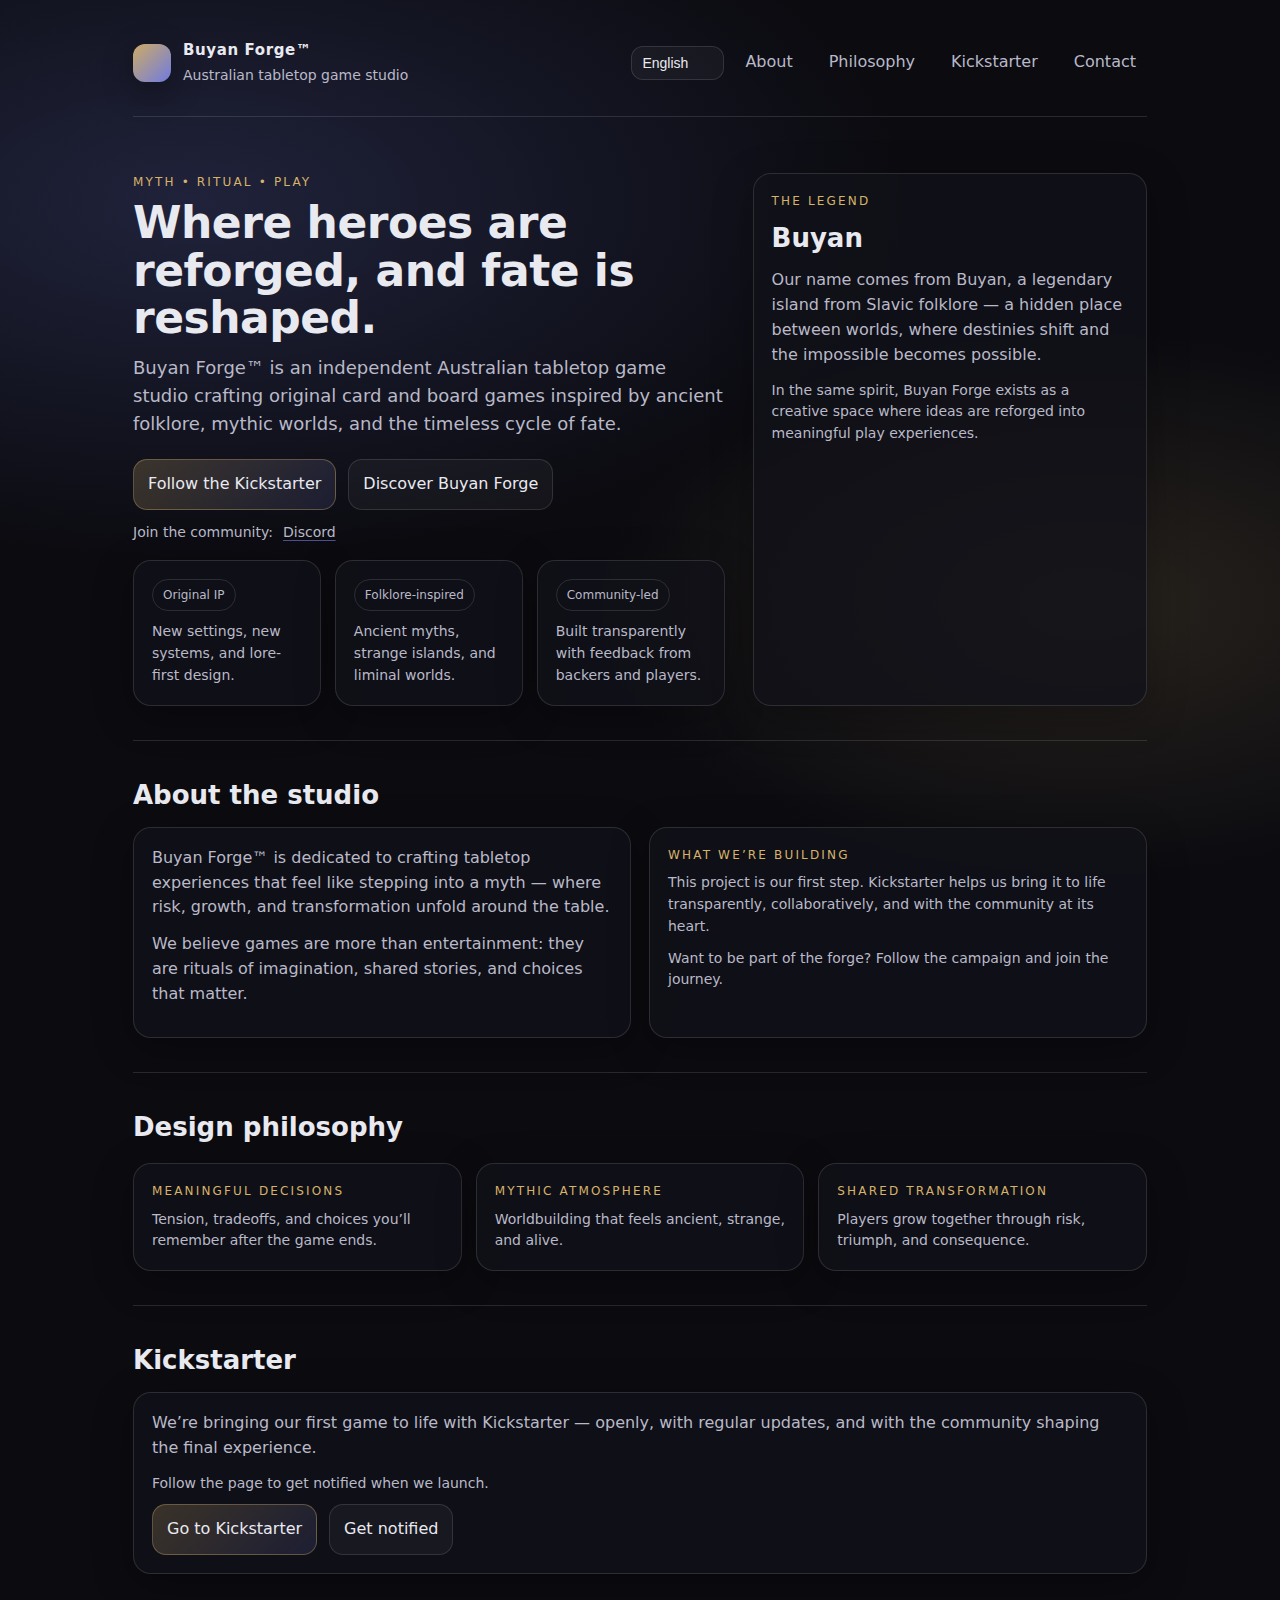
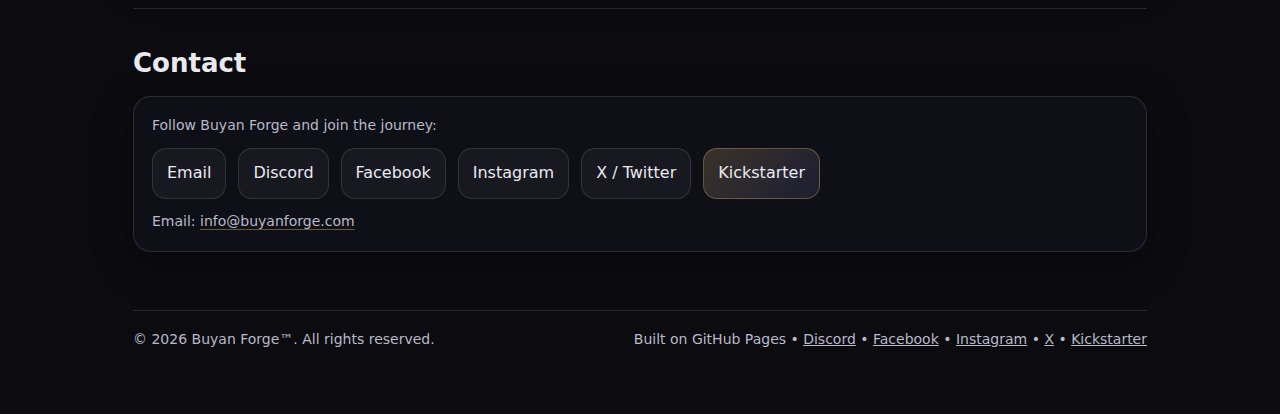
<file: index.html>
<!doctype html>
<html lang="en">
<head>
  <meta charset="utf-8" />
  <meta name="viewport" content="width=device-width,initial-scale=1" />
  <title>Buyan Forge™ | Australian Tabletop Game Studio</title>
  <meta name="description" content="Buyan Forge™ is an independent Australian tabletop game studio crafting original card and board games inspired by ancient folklore, mythic worlds, and the cycle of fate." />
  <meta name="theme-color" content="#0b0b10" />

  <link rel="stylesheet" href="styles.css">
</head>
<body>
  <div class="wrap">
    <header>
      <a class="brand" href="#top" aria-label="Buyan Forge Home">
        <div class="mark" aria-hidden="true"></div>
        <div>
          <strong>Buyan Forge™</strong><br />
          <span class="mini" data-i18n="header.tagline">Australian tabletop game studio</span>
        </div>
      </a>

      <div class="top-right">
        <select class="lang" id="lang" aria-label="Language selector">
          <option value="en">English</option>
          <option value="ru">Русский</option>
          <option value="de">Deutsch</option>
          <option value="uk">Українська</option>
        </select>

        <nav>
          <a href="#about" data-i18n="nav.about">About</a>
          <a href="#philosophy" data-i18n="nav.philosophy">Philosophy</a>
          <a href="#kickstarter" data-i18n="nav.kickstarter">Kickstarter</a>
          <a href="#contact" data-i18n="nav.contact">Contact</a>
        </nav>
      </div>
    </header>

    <main id="top" class="hero">
      <div>
        <p class="kicker" data-i18n="hero.kicker">Myth • Ritual • Play</p>
        <h1 data-i18n="hero.title">Where heroes are reforged, and fate is reshaped.</h1>
        <p class="lead" data-i18n="hero.lead">
          Buyan Forge™ is an independent Australian tabletop game studio crafting original card and board games
          inspired by ancient folklore, mythic worlds, and the timeless cycle of fate.
        </p>

        <div class="cta">
          <a class="btn primary"
             href="https://www.kickstarter.com/profile/buyanforge"
             target="_blank" rel="noopener"
             data-i18n="hero.ctaKickstarter">
            Follow the Kickstarter
          </a>
          <a class="btn" href="#about" data-i18n="hero.ctaDiscover">Discover Buyan Forge</a>
        </div>

        <!-- Join the community (Discord) -->
        <div class="join-line">
          <span data-i18n="hero.joinPrefix">Join the community:</span>
          <a class="join-chip"
             href="https://discord.gg/A5pXxn84FG"
             target="_blank" rel="noopener"
             data-i18n="hero.joinLink">Discord</a>
        </div>

        <div class="grid">
          <div class="card">
            <span class="pill" data-i18n="cards.ip.title">Original IP</span>
            <p class="mini mt10" data-i18n="cards.ip.text">New settings, new systems, and lore-first design.</p>
          </div>
          <div class="card">
            <span class="pill" data-i18n="cards.folklore.title">Folklore-inspired</span>
            <p class="mini mt10" data-i18n="cards.folklore.text">Ancient myths, strange islands, and liminal worlds.</p>
          </div>
          <div class="card">
            <span class="pill" data-i18n="cards.community.title">Community-led</span>
            <p class="mini mt10" data-i18n="cards.community.text">Built transparently with feedback from backers and players.</p>
          </div>
        </div>
      </div>

      <aside class="card">
        <p class="kicker" data-i18n="legend.kicker">The legend</p>
        <h2 class="h2-tight" data-i18n="legend.title">Buyan</h2>
        <p data-i18n="legend.body1">
          Our name comes from Buyan, a legendary island from Slavic folklore — a hidden place between worlds,
          where destinies shift and the impossible becomes possible.
        </p>
        <p class="mini" data-i18n="legend.body2">
          In the same spirit, Buyan Forge exists as a creative space where ideas are reforged into meaningful play experiences.
        </p>
      </aside>
    </main>

    <section id="about">
      <h2 data-i18n="about.title">About the studio</h2>
      <div class="two">
        <div class="card">
          <p data-i18n="about.p1">
            Buyan Forge™ is dedicated to crafting tabletop experiences that feel like stepping into a myth —
            where risk, growth, and transformation unfold around the table.
          </p>
          <p data-i18n="about.p2">
            We believe games are more than entertainment: they are rituals of imagination, shared stories,
            and choices that matter.
          </p>
        </div>
        <div class="card">
          <p class="kicker" data-i18n="about.sideKicker">What we’re building</p>
          <p class="mini" data-i18n="about.side1">
            This project is our first step. Kickstarter helps us bring it to life transparently,
            collaboratively, and with the community at its heart.
          </p>
          <p class="mini mt10" data-i18n="about.side2">
            Want to be part of the forge? Follow the campaign and join the journey.
          </p>
        </div>
      </div>
    </section>

    <section id="philosophy">
      <h2 data-i18n="philosophy.title">Design philosophy</h2>
      <div class="grid">
        <div class="card">
          <p class="kicker" data-i18n="philosophy.c1k">Meaningful decisions</p>
          <p class="mini" data-i18n="philosophy.c1t">Tension, tradeoffs, and choices you’ll remember after the game ends.</p>
        </div>
        <div class="card">
          <p class="kicker" data-i18n="philosophy.c2k">Mythic atmosphere</p>
          <p class="mini" data-i18n="philosophy.c2t">Worldbuilding that feels ancient, strange, and alive.</p>
        </div>
        <div class="card">
          <p class="kicker" data-i18n="philosophy.c3k">Shared transformation</p>
          <p class="mini" data-i18n="philosophy.c3t">Players grow together through risk, triumph, and consequence.</p>
        </div>
      </div>
    </section>

    <section id="kickstarter">
      <h2 data-i18n="ks.title">Kickstarter</h2>
      <div class="card">
        <p data-i18n="ks.p1">
          We’re bringing our first game to life with Kickstarter — openly, with regular updates,
          and with the community shaping the final experience.
        </p>
        <p class="mini" data-i18n="ks.p2">Follow the page to get notified when we launch.</p>
        <div class="cta mt10">
          <a class="btn primary"
             href="https://www.kickstarter.com/profile/buyanforge"
             target="_blank" rel="noopener"
             data-i18n="ks.cta">
            Go to Kickstarter
          </a>
          <a class="btn" href="#contact" data-i18n="ks.cta2">Get notified</a>
        </div>
      </div>
    </section>

    <section id="contact">
      <h2 data-i18n="contact.title">Contact</h2>
      <div class="card">
        <p class="mini" data-i18n="contact.lead">Follow Buyan Forge and join the journey:</p>

        <div class="cta mt12">
          <a class="btn" href="#" id="emailBtn" data-i18n="contact.email">Email</a>
          <a class="btn" href="https://discord.gg/A5pXxn84FG" target="_blank" rel="noopener" data-i18n="contact.discord">Discord</a>
          <a class="btn" href="https://www.facebook.com/groups/1584491572868606" target="_blank" rel="noopener" data-i18n="contact.facebook">Facebook</a>
          <a class="btn" href="https://www.instagram.com/buyanforge" target="_blank" rel="noopener" data-i18n="contact.ig">Instagram</a>
          <a class="btn" href="https://x.com/BuyanForge" target="_blank" rel="noopener" data-i18n="contact.x">X / Twitter</a>
          <a class="btn primary" href="https://www.kickstarter.com/profile/buyanforge" target="_blank" rel="noopener" data-i18n="contact.ks">Kickstarter</a>
        </div>

        <p class="mini mt12">
          <span data-i18n="contact.emailLabel">Email:</span>
          <a href="#" id="emailText" class="mail-link" aria-label="Email Buyan Forge"></a>
        </p>
      </div>
    </section>

    <footer>
      <div class="fine">
        <div data-i18n="footer.copyright">© <span id="y"></span> Buyan Forge™. All rights reserved.</div>
        <div class="mini" data-i18n="footer.built">
          Built on GitHub Pages •
          <a href="https://discord.gg/A5pXxn84FG" target="_blank" rel="noopener">Discord</a> •
          <a href="https://www.facebook.com/groups/1584491572868606" target="_blank" rel="noopener">Facebook</a> •
          <a href="https://www.instagram.com/buyanforge" target="_blank" rel="noopener">Instagram</a> •
          <a href="https://x.com/BuyanForge" target="_blank" rel="noopener">X</a> •
          <a href="https://www.kickstarter.com/profile/buyanforge" target="_blank" rel="noopener">Kickstarter</a>
        </div>
      </div>
    </footer>
  </div>

  <script>
    const I18N = {
      en: {
        "header.tagline": "Australian tabletop game studio",
        "nav.about": "About",
        "nav.philosophy": "Philosophy",
        "nav.kickstarter": "Kickstarter",
        "nav.contact": "Contact",

        "hero.kicker": "Myth • Ritual • Play",
        "hero.title": "Where heroes are reforged, and fate is reshaped.",
        "hero.lead": "Buyan Forge™ is an independent Australian tabletop game studio crafting original card and board games inspired by ancient folklore, mythic worlds, and the timeless cycle of fate.",
        "hero.ctaKickstarter": "Follow the Kickstarter",
        "hero.ctaDiscover": "Discover Buyan Forge",
        "hero.joinPrefix": "Join the community:",
        "hero.joinLink": "Discord",

        "cards.ip.title": "Original IP",
        "cards.ip.text": "New settings, new systems, and lore-first design.",
        "cards.folklore.title": "Folklore-inspired",
        "cards.folklore.text": "Ancient myths, strange islands, and liminal worlds.",
        "cards.community.title": "Community-led",
        "cards.community.text": "Built transparently with feedback from backers and players.",

        "legend.kicker": "The legend",
        "legend.title": "Buyan",
        "legend.body1": "Our name comes from Buyan, a legendary island from Slavic folklore — a hidden place between worlds, where destinies shift and the impossible becomes possible.",
        "legend.body2": "In the same spirit, Buyan Forge exists as a creative space where ideas are reforged into meaningful play experiences.",

        "about.title": "About the studio",
        "about.p1": "Buyan Forge™ is dedicated to crafting tabletop experiences that feel like stepping into a myth — where risk, growth, and transformation unfold around the table.",
        "about.p2": "We believe games are more than entertainment: they are rituals of imagination, shared stories, and choices that matter.",
        "about.sideKicker": "What we’re building",
        "about.side1": "This project is our first step. Kickstarter helps us bring it to life transparently, collaboratively, and with the community at its heart.",
        "about.side2": "Want to be part of the forge? Follow the campaign and join the journey.",

        "philosophy.title": "Design philosophy",
        "philosophy.c1k": "Meaningful decisions",
        "philosophy.c1t": "Tension, tradeoffs, and choices you’ll remember after the game ends.",
        "philosophy.c2k": "Mythic atmosphere",
        "philosophy.c2t": "Worldbuilding that feels ancient, strange, and alive.",
        "philosophy.c3k": "Shared transformation",
        "philosophy.c3t": "Players grow together through risk, triumph, and consequence.",

        "ks.title": "Kickstarter",
        "ks.p1": "We’re bringing our first game to life with Kickstarter — openly, with regular updates, and with the community shaping the final experience.",
        "ks.p2": "Follow the page to get notified when we launch.",
        "ks.cta": "Go to Kickstarter",
        "ks.cta2": "Get notified",

        "contact.title": "Contact",
        "contact.lead": "Follow Buyan Forge and join the journey:",
        "contact.email": "Email",
        "contact.emailLabel": "Email:",
        "contact.discord": "Discord",
        "contact.facebook": "Facebook",
        "contact.ig": "Instagram",
        "contact.x": "X / Twitter",
        "contact.ks": "Kickstarter",

        "footer.copyright": "© <span id=\"y\"></span> Buyan Forge™. All rights reserved.",
        "footer.built": "Built on GitHub Pages • <a href=\"https://discord.gg/A5pXxn84FG\" target=\"_blank\" rel=\"noopener\">Discord</a> • <a href=\"https://www.facebook.com/groups/1584491572868606\" target=\"_blank\" rel=\"noopener\">Facebook</a> • <a href=\"https://www.instagram.com/buyanforge\" target=\"_blank\" rel=\"noopener\">Instagram</a> • <a href=\"https://x.com/BuyanForge\" target=\"_blank\" rel=\"noopener\">X</a> • <a href=\"https://www.kickstarter.com/profile/buyanforge\" target=\"_blank\" rel=\"noopener\">Kickstarter</a>"
      },

      ru: {
        "header.tagline": "Австралийская студия настольных игр",
        "nav.about": "О студии",
        "nav.philosophy": "Подход",
        "nav.kickstarter": "Kickstarter",
        "nav.contact": "Контакты",

        "hero.kicker": "Миф • Ритуал • Игра",
        "hero.title": "Где герои перековываются, а судьба меняет форму.",
        "hero.lead": "Buyan Forge™ — независимая австралийская студия настольных игр, создающая оригинальные карточные и настольные проекты, вдохновлённые древними мифами, легендарными мирами и вечным циклом судьбы.",
        "hero.ctaKickstarter": "Подписаться на Kickstarter",
        "hero.ctaDiscover": "Узнать о Buyan Forge",
        "hero.joinPrefix": "Присоединяйтесь к сообществу:",
        "hero.joinLink": "Discord",

        "cards.ip.title": "Оригинальная вселенная",
        "cards.ip.text": "Новые миры, новые системы и лор в основе дизайна.",
        "cards.folklore.title": "Вдохновлено фольклором",
        "cards.folklore.text": "Древние мифы, странные острова и миры между мирами.",
        "cards.community.title": "Вместе с сообществом",
        "cards.community.text": "Создаём прозрачно и с обратной связью от игроков и бэкеров.",

        "legend.kicker": "Легенда",
        "legend.title": "Буян",
        "legend.body1": "Наше имя происходит от Буяна — легендарного острова из славянского фольклора, скрытого места между мирами, где судьбы меняются и невозможное становится возможным.",
        "legend.body2": "В том же духе Buyan Forge — творческое пространство, где идеи перековываются в игры со смыслом.",

        "about.title": "О студии",
        "about.p1": "Buyan Forge™ создаёт настольные игры, которые ощущаются как шаг в миф — где риск, рост и трансформация происходят за столом вместе с друзьями.",
        "about.p2": "Мы верим, что игры — это больше, чем развлечение: это ритуалы воображения, совместные истории и решения, которые имеют значение.",
        "about.sideKicker": "Что мы создаём",
        "about.side1": "Этот проект — наш первый шаг. Kickstarter помогает воплотить его открыто, совместно и с сообществом в центре процесса.",
        "about.side2": "Хотите быть частью кузницы? Подпишитесь на кампанию и присоединяйтесь к путешествию.",

        "philosophy.title": "Философия дизайна",
        "philosophy.c1k": "Осознанные решения",
        "philosophy.c1t": "Напряжение, выбор и последствия, которые остаются с вами после партии.",
        "philosophy.c2k": "Мифическая атмосфера",
        "philosophy.c2t": "Миры, которые кажутся древними, странными и живыми.",
        "philosophy.c3k": "Общая трансформация",
        "philosophy.c3t": "Игроки меняются вместе — через риск, победы и цену выбора.",

        "ks.title": "Kickstarter",
        "ks.p1": "Мы запускаем нашу первую игру на Kickstarter — открыто, с регулярными обновлениями и с участием сообщества в создании финального опыта.",
        "ks.p2": "Подпишитесь, чтобы получить уведомление о запуске.",
        "ks.cta": "Перейти на Kickstarter",
        "ks.cta2": "Получить уведомление",

        "contact.title": "Контакты",
        "contact.lead": "Следите за Buyan Forge и присоединяйтесь:",
        "contact.email": "Почта",
        "contact.emailLabel": "Почта:",
        "contact.discord": "Discord",
        "contact.facebook": "Facebook",
        "contact.ig": "Instagram",
        "contact.x": "X / Twitter",
        "contact.ks": "Kickstarter",

        "footer.copyright": "© <span id=\"y\"></span> Buyan Forge™. Все права защищены.",
        "footer.built": "Сайт на GitHub Pages • <a href=\"https://discord.gg/A5pXxn84FG\" target=\"_blank\" rel=\"noopener\">Discord</a> • <a href=\"https://www.facebook.com/groups/1584491572868606\" target=\"_blank\" rel=\"noopener\">Facebook</a> • <a href=\"https://www.instagram.com/buyanforge\" target=\"_blank\" rel=\"noopener\">Instagram</a> • <a href=\"https://x.com/BuyanForge\" target=\"_blank\" rel=\"noopener\">X</a> • <a href=\"https://www.kickstarter.com/profile/buyanforge\" target=\"_blank\" rel=\"noopener\">Kickstarter</a>"
      },

      de: {
        "header.tagline": "Australisches Tabletop-Spielestudio",
        "nav.about": "Über uns",
        "nav.philosophy": "Philosophie",
        "nav.kickstarter": "Kickstarter",
        "nav.contact": "Kontakt",

        "hero.kicker": "Mythos • Ritual • Spiel",
        "hero.title": "Wo Helden neu geschmiedet werden und das Schicksal Gestalt annimmt.",
        "hero.lead": "Buyan Forge™ ist ein unabhängiges australisches Tabletop-Studio, das originelle Karten- und Brettspiele erschafft – inspiriert von alter Folklore, mythischen Welten und dem zeitlosen Kreislauf des Schicksals.",
        "hero.ctaKickstarter": "Kickstarter folgen",
        "hero.ctaDiscover": "Buyan Forge entdecken",
        "hero.joinPrefix": "Werde Teil der Community:",
        "hero.joinLink": "Discord",

        "cards.ip.title": "Eigene IP",
        "cards.ip.text": "Neue Settings, neue Systeme und Lore-first Design.",
        "cards.folklore.title": "Von Folklore inspiriert",
        "cards.folklore.text": "Alte Mythen, seltsame Inseln und Zwischenwelten.",
        "cards.community.title": "Community-getrieben",
        "cards.community.text": "Transparent entwickelt – mit Feedback von Backern und Spieler:innen.",

        "legend.kicker": "Die Legende",
        "legend.title": "Buyan",
        "legend.body1": "Unser Name stammt von Buyan, einer legendären Insel aus der slawischen Folklore – ein verborgener Ort zwischen den Welten, an dem sich Schicksale wenden und das Unmögliche möglich wird.",
        "legend.body2": "In diesem Geist ist Buyan Forge ein kreativer Raum, in dem Ideen zu bedeutungsvollen Spielerlebnissen geschmiedet werden.",

        "about.title": "Über das Studio",
        "about.p1": "Buyan Forge™ erschafft Tabletop-Erlebnisse, die sich anfühlen wie ein Schritt in einen Mythos – wo Risiko, Wachstum und Transformation gemeinsam am Tisch stattfinden.",
        "about.p2": "Wir glauben, Spiele sind mehr als Unterhaltung: Sie sind Rituale der Vorstellungskraft, geteilte Geschichten und Entscheidungen, die zählen.",
        "about.sideKicker": "Woran wir arbeiten",
        "about.side1": "Dieses Projekt ist unser erster Schritt. Kickstarter hilft uns, es transparent, kollaborativ und gemeinsam mit der Community zum Leben zu erwecken.",
        "about.side2": "Du willst Teil der Schmiede sein? Folge der Kampagne und geh den Weg mit uns.",

        "philosophy.title": "Design-Philosophie",
        "philosophy.c1k": "Bedeutsame Entscheidungen",
        "philosophy.c1t": "Spannung, Abwägungen und Entscheidungen, die in Erinnerung bleiben.",
        "philosophy.c2k": "Mythische Atmosphäre",
        "philosophy.c2t": "Worldbuilding, das sich uralt, fremd und lebendig anfühlt.",
        "philosophy.c3k": "Geteilte Veränderung",
        "philosophy.c3t": "Spieler:innen wachsen gemeinsam – durch Risiko, Triumph und Konsequenz.",

        "ks.title": "Kickstarter",
        "ks.p1": "Wir bringen unser erstes Spiel über Kickstarter zum Leben – offen, mit regelmäßigen Updates und gemeinsam mit der Community.",
        "ks.p2": "Folge der Seite, um beim Launch benachrichtigt zu werden.",
        "ks.cta": "Zu Kickstarter",
        "ks.cta2": "Benachrichtigen lassen",

        "contact.title": "Kontakt",
        "contact.lead": "Folge Buyan Forge und werde Teil der Reise:",
        "contact.email": "E-Mail",
        "contact.emailLabel": "E-Mail:",
        "contact.discord": "Discord",
        "contact.facebook": "Facebook",
        "contact.ig": "Instagram",
        "contact.x": "X / Twitter",
        "contact.ks": "Kickstarter",

        "footer.copyright": "© <span id=\"y\"></span> Buyan Forge™. Alle Rechte vorbehalten.",
        "footer.built": "Erstellt mit GitHub Pages • <a href=\"https://discord.gg/A5pXxn84FG\" target=\"_blank\" rel=\"noopener\">Discord</a> • <a href=\"https://www.facebook.com/groups/1584491572868606\" target=\"_blank\" rel=\"noopener\">Facebook</a> • <a href=\"https://www.instagram.com/buyanforge\" target=\"_blank\" rel=\"noopener\">Instagram</a> • <a href=\"https://x.com/BuyanForge\" target=\"_blank\" rel=\"noopener\">X</a> • <a href=\"https://www.kickstarter.com/profile/buyanforge\" target=\"_blank\" rel=\"noopener\">Kickstarter</a>"
      },

      uk: {
        "header.tagline": "Австралійська студія настільних ігор",
        "nav.about": "Про нас",
        "nav.philosophy": "Філософія",
        "nav.kickstarter": "Kickstarter",
        "nav.contact": "Контакти",

        "hero.kicker": "Міф • Ритуал • Гра",
        "hero.title": "Де герої перековуються, а доля набуває форми.",
        "hero.lead": "Buyan Forge™ — незалежна австралійська студія настільних ігор, що створює оригінальні карткові та настільні проєкти, натхненні давнім фольклором, міфічними світами та вічним циклом долі.",
        "hero.ctaKickstarter": "Стежити на Kickstarter",
        "hero.ctaDiscover": "Відкрити Buyan Forge",
        "hero.joinPrefix": "Приєднуйтеся до спільноти:",
        "hero.joinLink": "Discord",

        "cards.ip.title": "Оригінальна IP",
        "cards.ip.text": "Нові світи, нові системи та лор у центрі дизайну.",
        "cards.folklore.title": "Натхнено фольклором",
        "cards.folklore.text": "Давні міфи, дивні острови та світи між світами.",
        "cards.community.title": "Разом із спільнотою",
        "cards.community.text": "Прозора розробка з фідбеком від гравців і бекерів.",

        "legend.kicker": "Легенда",
        "legend.title": "Буян",
        "legend.body1": "Наша назва походить від Буяна — легендарного острова зі слов’янського фольклору, прихованого місця між світами, де долі змінюються, а неможливе стає можливим.",
        "legend.body2": "У цьому ж дусі Buyan Forge — творча майстерня, де ідеї перековуються у змістовні ігрові враження.",

        "about.title": "Про студію",
        "about.p1": "Buyan Forge™ створює настільні ігри, що відчуваються як крок у міф — де ризик, зростання та трансформація відбувається разом за столом.",
        "about.p2": "Ми віримо, що ігри — це більше, ніж розвага: це ритуали уяви, спільні історії та рішення, які мають значення.",
        "about.sideKicker": "Що ми створюємо",
        "about.side1": "Цей проєкт — наш перший крок. Kickstarter допомагає втілити його прозоро, спільно й з громадою в центрі.",
        "about.side2": "Хочете бути частиною кузні? Стежте за кампанією та приєднуйтеся до подорожі.",

        "philosophy.title": "Філософія дизайну",
        "philosophy.c1k": "Значущі рішення",
        "philosophy.c1t": "Напруга, компроміси та вибір, який запам’ятається.",
        "philosophy.c2k": "Міфічна атмосфера",
        "philosophy.c2t": "Світобудова, що здається давньою, дивною й живою.",
        "philosophy.c3k": "Спільна трансформація",
        "philosophy.c3t": "Гравці змінюються разом — через ризик, тріумф і наслідки.",

        "ks.title": "Kickstarter",
        "ks.p1": "Ми оживляємо нашу першу гру на Kickstarter — відкрито, з регулярними оновленнями та участю спільноти.",
        "ks.p2": "Стежте за сторінкою, щоб отримати сповіщення про запуск.",
        "ks.cta": "Перейти на Kickstarter",
        "ks.cta2": "Отримати сповіщення",

        "contact.title": "Контакти",
        "contact.lead": "Стежте за Buyan Forge та приєднуйтеся:",
        "contact.email": "Ел. пошта",
        "contact.emailLabel": "Ел. пошта:",
        "contact.discord": "Discord",
        "contact.facebook": "Facebook",
        "contact.ig": "Instagram",
        "contact.x": "X / Twitter",
        "contact.ks": "Kickstarter",

        "footer.copyright": "© <span id=\"y\"></span> Buyan Forge™. Усі права захищено.",
        "footer.built": "Зроблено на GitHub Pages • <a href=\"https://discord.gg/A5pXxn84FG\" target=\"_blank\" rel=\"noopener\">Discord</a> • <a href=\"https://www.facebook.com/groups/1584491572868606\" target=\"_blank\" rel=\"noopener\">Facebook</a> • <a href=\"https://www.instagram.com/buyanforge\" target=\"_blank\" rel=\"noopener\">Instagram</a> • <a href=\"https://x.com/BuyanForge\" target=\"_blank\" rel=\"noopener\">X</a> • <a href=\"https://www.kickstarter.com/profile/buyanforge\" target=\"_blank\" rel=\"noopener\">Kickstarter</a>"
      }
    };

    function detectLanguage() {
      const saved = localStorage.getItem("bf_lang");
      if (saved && I18N[saved]) return saved;

      const nav = (navigator.language || "en").toLowerCase();
      if (nav.startsWith("ru")) return "ru";
      if (nav.startsWith("de")) return "de";
      if (nav.startsWith("uk")) return "uk";
      return "en";
    }

    function applyTranslations(lang) {
      const dict = I18N[lang] || I18N.en;
      document.documentElement.setAttribute("lang", lang);

      document.querySelectorAll("[data-i18n]").forEach(el => {
        const key = el.getAttribute("data-i18n");
        const val = dict[key];
        if (!val) return;

        if (key.startsWith("footer.")) el.innerHTML = val;
        else el.textContent = val;
      });

      const y = document.getElementById("y");
      if (y) y.textContent = new Date().getFullYear();
    }

    function setupEmail() {
      const user = "info";
      const domain = "buyanforge.com";
      const addr = user + "@" + domain;

      const subject = encodeURIComponent("Buyan Forge Enquiry");
      const mailto = "mailto:" + addr + "?subject=" + subject;

      const btn = document.getElementById("emailBtn");
      const text = document.getElementById("emailText");

      if (text) {
        text.textContent = addr;
        text.href = mailto;
      }
      if (btn) {
        btn.addEventListener("click", (e) => {
          e.preventDefault();
          window.location.href = mailto;
        });
      }
    }

    (function init() {
      document.getElementById("y").textContent = new Date().getFullYear();

      const langSelect = document.getElementById("lang");
      const initial = detectLanguage();

      langSelect.value = initial;
      applyTranslations(initial);

      langSelect.addEventListener("change", () => {
        const next = langSelect.value;
        localStorage.setItem("bf_lang", next);
        applyTranslations(next);
      });

      setupEmail();
    })();
  </script>
</body>
</html>
</file>
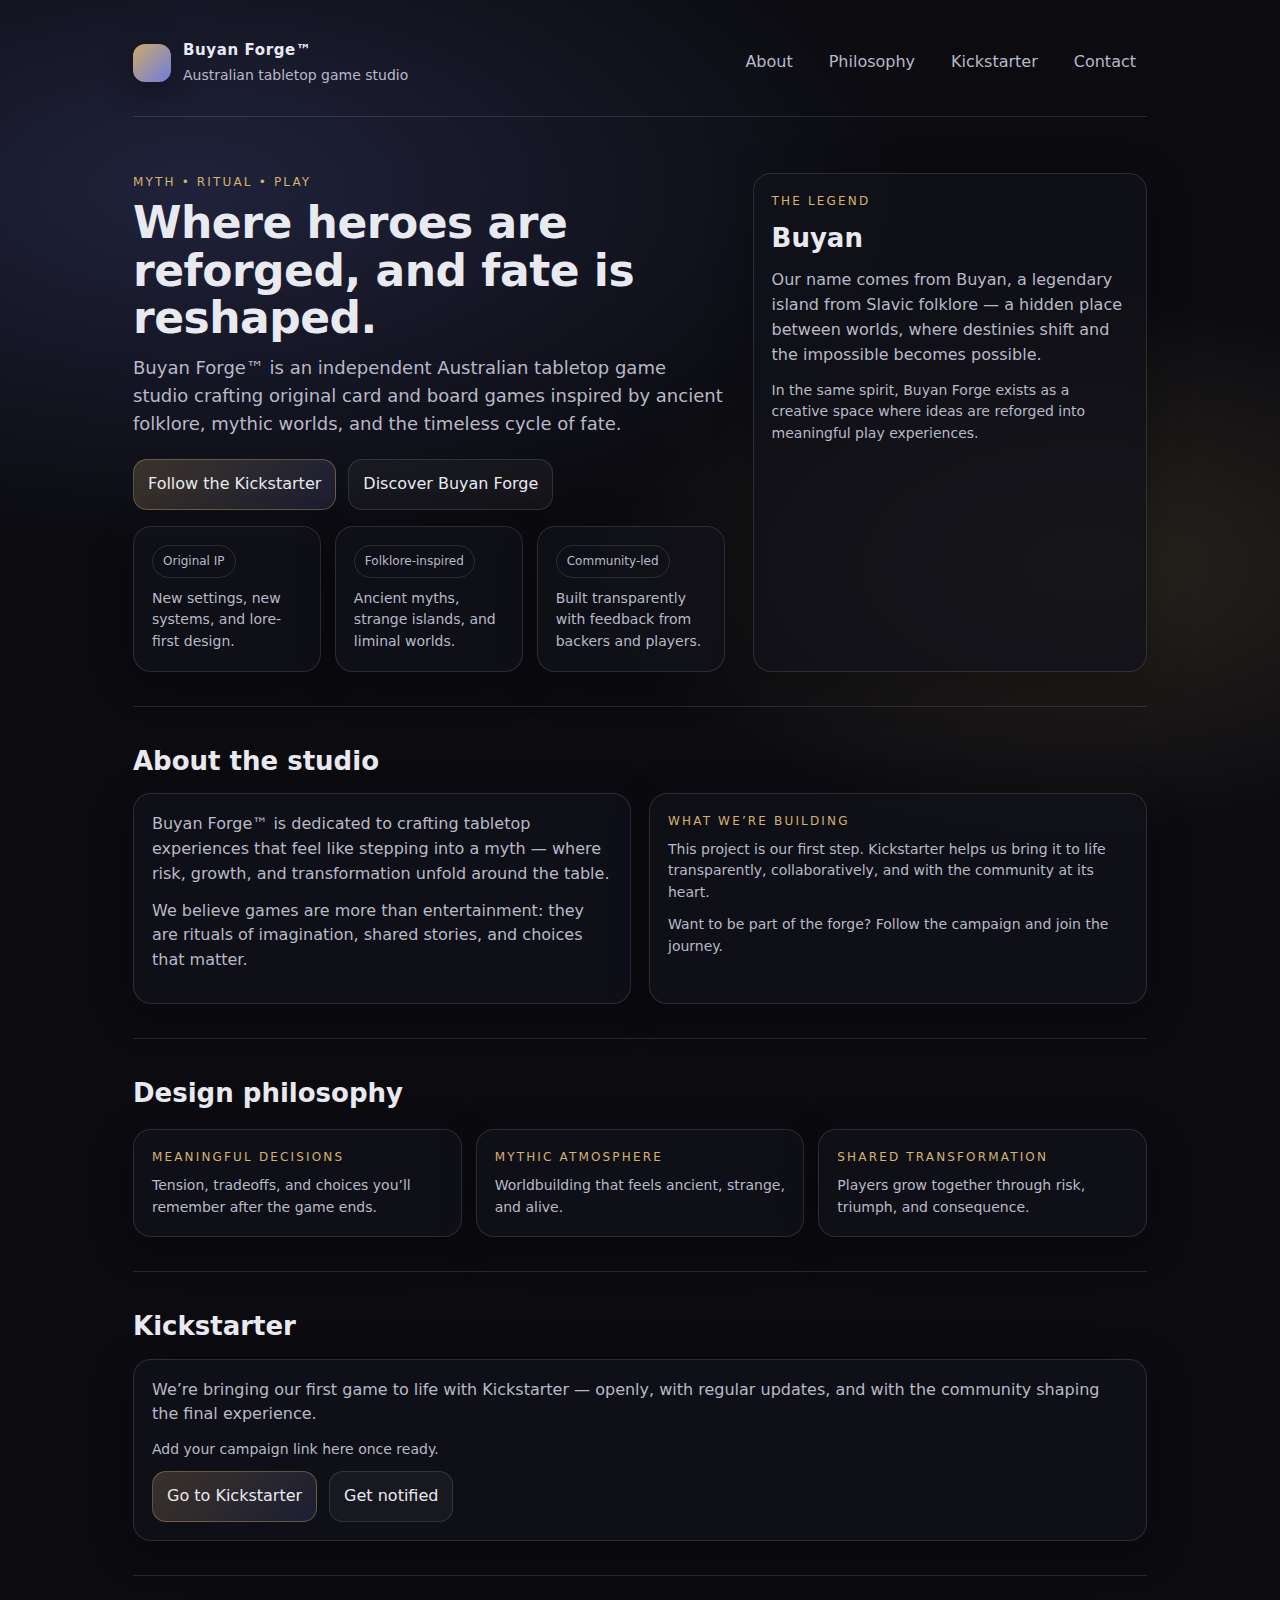
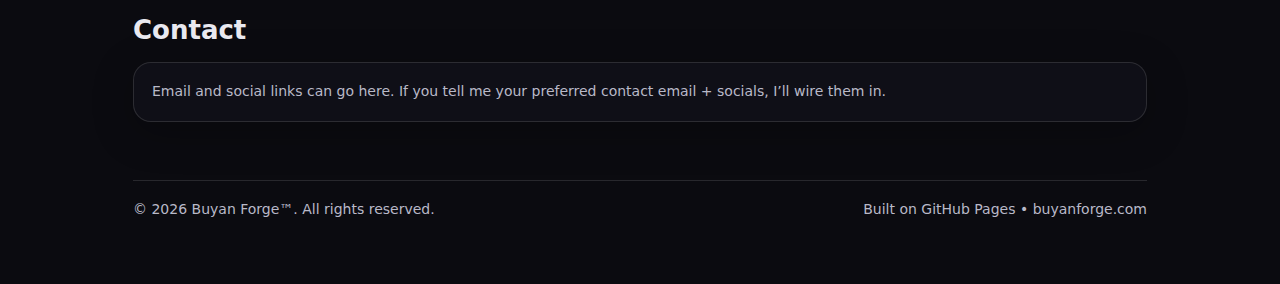
<file: About/index.html>
<!doctype html>
<html lang="en">
<head>
  <meta charset="utf-8" />
  <meta name="viewport" content="width=device-width,initial-scale=1" />
  <title>Buyan Forge™ | Australian Tabletop Game Studio</title>
  <meta name="description" content="Buyan Forge™ is an independent Australian tabletop game studio crafting original card and board games inspired by ancient folklore, mythic worlds, and the cycle of fate." />
  <meta name="theme-color" content="#0b0b10" />

  <style>
    :root{
      --bg:#0b0b10;
      --panel:#11111a;
      --text:#e9e9f0;
      --muted:#b9b9c8;
      --line:rgba(255,255,255,.12);
      --accent:#d7b36a;
      --accent2:#7f8cff;
    }
    *{box-sizing:border-box}
    body{
      margin:0;
      font-family: ui-sans-serif, system-ui, -apple-system, Segoe UI, Roboto, Arial, "Apple Color Emoji","Segoe UI Emoji";
      background:
        radial-gradient(1200px 600px at 15% 10%, rgba(127,140,255,.18), transparent 60%),
        radial-gradient(900px 500px at 85% 30%, rgba(215,179,106,.14), transparent 55%),
        var(--bg);
      color:var(--text);
      line-height:1.55;
    }
    a{color:inherit}
    .wrap{max-width:1050px;margin:0 auto;padding:28px 18px 64px}
    header{
      display:flex;align-items:center;justify-content:space-between;gap:16px;
      padding:10px 0 28px;border-bottom:1px solid var(--line);
    }
    .brand{
      display:flex;align-items:center;gap:12px;text-decoration:none;
    }
    .mark{
      width:38px;height:38px;border-radius:12px;
      background:linear-gradient(135deg, rgba(215,179,106,.95), rgba(127,140,255,.85));
      box-shadow: 0 10px 30px rgba(0,0,0,.35);
    }
    .brand strong{font-size:15px;letter-spacing:.6px}
    nav{display:flex;gap:14px;flex-wrap:wrap}
    nav a{
      text-decoration:none;color:var(--muted);
      padding:8px 10px;border-radius:10px;border:1px solid transparent;
    }
    nav a:hover{color:var(--text);border-color:var(--line);background:rgba(255,255,255,.04)}

    .hero{padding:56px 0 34px;display:grid;grid-template-columns:1.2fr .8fr;gap:28px}
    @media (max-width: 900px){.hero{grid-template-columns:1fr}}
    h1{margin:0 0 12px;font-size:44px;line-height:1.08;letter-spacing:-.5px}
    .lead{margin:0 0 22px;color:var(--muted);font-size:18px}
    .cta{display:flex;gap:12px;flex-wrap:wrap}
    .btn{
      display:inline-flex;align-items:center;justify-content:center;gap:10px;
      padding:12px 14px;border-radius:14px;text-decoration:none;
      border:1px solid var(--line);background:rgba(255,255,255,.04);
    }
    .btn.primary{
      border-color:rgba(215,179,106,.35);
      background:linear-gradient(135deg, rgba(215,179,106,.22), rgba(127,140,255,.12));
    }
    .btn:hover{transform:translateY(-1px)}
    .card{
      border:1px solid var(--line);background:rgba(17,17,26,.75);
      border-radius:18px;padding:18px;box-shadow:0 10px 40px rgba(0,0,0,.25)
    }
    .kicker{color:var(--accent);letter-spacing:.18em;text-transform:uppercase;font-size:12px;margin:0 0 8px}
    .mini{color:var(--muted);font-size:14px;margin:0}
    .grid{display:grid;grid-template-columns:repeat(3,1fr);gap:14px;margin-top:16px}
    @media (max-width: 900px){.grid{grid-template-columns:1fr}}
    .pill{display:inline-block;font-size:12px;color:var(--muted);border:1px solid var(--line);padding:6px 10px;border-radius:999px}

    section{padding:34px 0;border-top:1px solid var(--line)}
    h2{margin:0 0 12px;font-size:26px}
    p{margin:0 0 12px;color:var(--muted)}
    .two{display:grid;grid-template-columns:1fr 1fr;gap:18px}
    @media (max-width: 900px){.two{grid-template-columns:1fr}}

    footer{padding-top:24px;color:var(--muted);font-size:14px}
    .fine{display:flex;justify-content:space-between;gap:12px;flex-wrap:wrap;border-top:1px solid var(--line);padding-top:18px}
  </style>
</head>
<body>
  <div class="wrap">
    <header>
      <a class="brand" href="#top" aria-label="Buyan Forge Home">
        <div class="mark" aria-hidden="true"></div>
        <div>
          <strong>Buyan Forge™</strong><br />
          <span class="mini">Australian tabletop game studio</span>
        </div>
      </a>
      <nav>
        <a href="#about">About</a>
        <a href="#philosophy">Philosophy</a>
        <a href="#kickstarter">Kickstarter</a>
        <a href="#contact">Contact</a>
      </nav>
    </header>

    <main id="top" class="hero">
      <div>
        <p class="kicker">Myth • Ritual • Play</p>
        <h1>Where heroes are reforged, and fate is reshaped.</h1>
        <p class="lead">
          Buyan Forge™ is an independent Australian tabletop game studio crafting original card and board games
          inspired by ancient folklore, mythic worlds, and the timeless cycle of fate.
        </p>
        <div class="cta">
          <!-- Replace the # with your real Kickstarter prelaunch / campaign link -->
          <a class="btn primary" href="#kickstarter">Follow the Kickstarter</a>
          <a class="btn" href="#about">Discover Buyan Forge</a>
        </div>

        <div class="grid">
          <div class="card">
            <span class="pill">Original IP</span>
            <p class="mini" style="margin-top:10px">New settings, new systems, and lore-first design.</p>
          </div>
          <div class="card">
            <span class="pill">Folklore-inspired</span>
            <p class="mini" style="margin-top:10px">Ancient myths, strange islands, and liminal worlds.</p>
          </div>
          <div class="card">
            <span class="pill">Community-led</span>
            <p class="mini" style="margin-top:10px">Built transparently with feedback from backers and players.</p>
          </div>
        </div>
      </div>

      <aside class="card">
        <p class="kicker">The legend</p>
        <h2 style="margin:0 0 10px">Buyan</h2>
        <p>
          Our name comes from Buyan, a legendary island from Slavic folklore — a hidden place between worlds,
          where destinies shift and the impossible becomes possible.
        </p>
        <p class="mini">
          In the same spirit, Buyan Forge exists as a creative space where ideas are reforged into meaningful play experiences.
        </p>
      </aside>
    </main>

    <section id="about">
      <h2>About the studio</h2>
      <div class="two">
        <div class="card">
          <p>
            Buyan Forge™ is dedicated to crafting tabletop experiences that feel like stepping into a myth —
            where risk, growth, and transformation unfold around the table.
          </p>
          <p>
            We believe games are more than entertainment: they are rituals of imagination, shared stories,
            and choices that matter.
          </p>
        </div>
        <div class="card">
          <p class="kicker">What we’re building</p>
          <p class="mini">
            This project is our first step. Kickstarter helps us bring it to life transparently,
            collaboratively, and with the community at its heart.
          </p>
          <p class="mini" style="margin-top:10px">
            Want to be part of the forge? Follow the campaign and join the journey.
          </p>
        </div>
      </div>
    </section>

    <section id="philosophy">
      <h2>Design philosophy</h2>
      <div class="grid">
        <div class="card">
          <p class="kicker">Meaningful decisions</p>
          <p class="mini">Tension, tradeoffs, and choices you’ll remember after the game ends.</p>
        </div>
        <div class="card">
          <p class="kicker">Mythic atmosphere</p>
          <p class="mini">Worldbuilding that feels ancient, strange, and alive.</p>
        </div>
        <div class="card">
          <p class="kicker">Shared transformation</p>
          <p class="mini">Players grow together through risk, triumph, and consequence.</p>
        </div>
      </div>
    </section>

    <section id="kickstarter">
      <h2>Kickstarter</h2>
      <div class="card">
        <p>
          We’re bringing our first game to life with Kickstarter — openly, with regular updates,
          and with the community shaping the final experience.
        </p>
        <p class="mini">Add your campaign link here once ready.</p>
        <div class="cta" style="margin-top:10px">
          <!-- Replace with real URL -->
          <a class="btn primary" href="https://kickstarter.com" target="_blank" rel="noopener">Go to Kickstarter</a>
          <a class="btn" href="#contact">Get notified</a>
        </div>
      </div>
    </section>

    <section id="contact">
      <h2>Contact</h2>
      <div class="card">
        <p class="mini">Email and social links can go here. If you tell me your preferred contact email + socials, I’ll wire them in.</p>
      </div>
    </section>

    <footer>
      <div class="fine">
        <div>© <span id="y"></span> Buyan Forge™. All rights reserved.</div>
        <div class="mini">Built on GitHub Pages • buyanforge.com</div>
      </div>
    </footer>
  </div>

  <script>
    document.getElementById("y").textContent = new Date().getFullYear();
  </script>
</body>
</html>
</file>
<file: styles.css>
:root{
    --bg:#0b0b10;
    --panel:#11111a;
    --text:#e9e9f0;
    --muted:#b9b9c8;
    --line:rgba(255,255,255,.12);
    --accent:#d7b36a;
    --accent2:#7f8cff;
  }
  
  *{box-sizing:border-box}
  
  body{
    margin:0;
    font-family: ui-sans-serif, system-ui, -apple-system, Segoe UI, Roboto, Arial, "Apple Color Emoji","Segoe UI Emoji";
    background:
      radial-gradient(1200px 600px at 15% 10%, rgba(127,140,255,.18), transparent 60%),
      radial-gradient(900px 500px at 85% 30%, rgba(215,179,106,.14), transparent 55%),
      var(--bg);
    color:var(--text);
    line-height:1.55;
  }
  
  a{color:inherit}
  
  .wrap{max-width:1050px;margin:0 auto;padding:28px 18px 64px}
  
  header{
    display:flex;align-items:center;justify-content:space-between;gap:16px;
    padding:10px 0 28px;border-bottom:1px solid var(--line);
  }
  
  .brand{
    display:flex;align-items:center;gap:12px;text-decoration:none;
  }
  
  .mark{
    width:38px;height:38px;border-radius:12px;
    background:linear-gradient(135deg, rgba(215,179,106,.95), rgba(127,140,255,.85));
    box-shadow:0 10px 30px rgba(0,0,0,.35);
  }
  
  .brand strong{font-size:15px;letter-spacing:.6px}
  
  .top-right{
    display:flex;
    align-items:center;
    gap:10px;
    flex-wrap:wrap;
    justify-content:flex-end;
  }
  
  nav{display:flex;gap:14px;flex-wrap:wrap;justify-content:flex-end}
  
  nav a{
    text-decoration:none;color:var(--muted);
    padding:8px 10px;border-radius:10px;border:1px solid transparent;
  }
  
  nav a:hover{color:var(--text);border-color:var(--line);background:rgba(255,255,255,.04)}
  
  .lang{
    appearance:none;
    -webkit-appearance:none;
    -moz-appearance:none;
    border:1px solid var(--line);
    background:rgba(255,255,255,.04);
    color:var(--text);
    padding:8px 10px;
    border-radius:12px;
    cursor:pointer;
    font-size:14px;
  }
  
  .hero{
    padding:56px 0 34px;
    display:grid;
    grid-template-columns:1.2fr .8fr;
    gap:28px;
  }
  
  @media (max-width: 900px){
    .hero{grid-template-columns:1fr}
  }
  
  h1{
    margin:0 0 12px;
    font-size:44px;
    line-height:1.08;
    letter-spacing:-.5px;
  }
  
  .lead{
    margin:0 0 22px;
    color:var(--muted);
    font-size:18px;
  }
  
  .cta{display:flex;gap:12px;flex-wrap:wrap}
  
  .btn{
    display:inline-flex;align-items:center;justify-content:center;gap:10px;
    padding:12px 14px;border-radius:14px;text-decoration:none;
    border:1px solid var(--line);background:rgba(255,255,255,.04);
  }
  
  .btn.primary{
    border-color:rgba(215,179,106,.35);
    background:linear-gradient(135deg, rgba(215,179,106,.22), rgba(127,140,255,.12));
  }
  
  .btn:hover{transform:translateY(-1px)}
  
  .card{
    border:1px solid var(--line);
    background:rgba(17,17,26,.75);
    border-radius:18px;
    padding:18px;
    box-shadow:0 10px 40px rgba(0,0,0,.25)
  }
  
  .kicker{
    color:var(--accent);
    letter-spacing:.18em;
    text-transform:uppercase;
    font-size:12px;
    margin:0 0 8px;
  }
  
  .mini{color:var(--muted);font-size:14px;margin:0}
  
  .grid{
    display:grid;
    grid-template-columns:repeat(3,1fr);
    gap:14px;
    margin-top:16px;
  }
  
  @media (max-width: 900px){
    .grid{grid-template-columns:1fr}
  }
  
  .pill{
    display:inline-block;
    font-size:12px;
    color:var(--muted);
    border:1px solid var(--line);
    padding:6px 10px;
    border-radius:999px;
  }
  
  section{padding:34px 0;border-top:1px solid var(--line)}
  
  h2{margin:0 0 12px;font-size:26px}
  
  p{margin:0 0 12px;color:var(--muted)}
  
  .two{display:grid;grid-template-columns:1fr 1fr;gap:18px}
  
  @media (max-width: 900px){
    .two{grid-template-columns:1fr}
  }
  
  footer{padding-top:24px;color:var(--muted);font-size:14px}
  
  .fine{
    display:flex;
    justify-content:space-between;
    gap:12px;
    flex-wrap:wrap;
    border-top:1px solid var(--line);
    padding-top:18px;
  }
  
  .mail-link{
    text-decoration: underline;
    text-decoration-color: rgba(215,179,106,.45);
    text-underline-offset: 3px;
  }
  
  /* Join community line under hero CTAs */
  .join-line{
    margin-top:12px;
    color:var(--muted);
    font-size:14px;
    display:flex;
    flex-wrap:wrap;
    gap:10px;
    align-items:center;
  }
  
  /* on desktop it's an underlined link; on mobile it becomes a chip */
  .join-chip{
    text-decoration: underline;
    text-decoration-color: rgba(127,140,255,.55);
    text-underline-offset: 3px;
    border-radius:12px;
  }
  
  /* small utility helpers */
  .mt10{margin-top:10px !important;}
  .mt12{margin-top:12px !important;}
  .h2-tight{margin:0 0 10px}
  
  /* -------- Phone-friendly adjustments -------- */
  @media (max-width: 600px){
    .wrap{padding:18px 14px 46px}
  
    header{
      padding:10px 0 18px;
      gap:12px;
      align-items:flex-start;
    }
  
    .brand{gap:10px}
    .mark{width:34px;height:34px;border-radius:11px}
  
    .top-right{
      width:100%;
      justify-content:flex-start;
    }
  
    .lang{
      width:100%;
      max-width:240px;
    }
  
    nav{
      width:100%;
      gap:8px;
    }
  
    nav a{
      padding:7px 9px;
      font-size:14px;
    }
  
    .hero{
      padding:34px 0 22px;
      gap:18px;
    }
  
    h1{
      font-size:32px;
      line-height:1.12;
    }
  
    .lead{
      font-size:16px;
      margin-bottom:16px;
    }
  
    .cta{gap:10px}
  
    /* Big finger-friendly buttons */
    .btn{
      width:100%;
      padding:12px 14px;
    }
  
    .card{padding:16px}
  
    section{padding:26px 0}
  
    h2{font-size:22px}
  
    .fine{
      flex-direction:column;
      align-items:flex-start;
    }
  
    /* Make Discord join link a real tappable chip on phones */
    .join-chip{
      display:inline-flex;
      align-items:center;
      justify-content:center;
      padding:10px 12px;
      border:1px solid var(--line);
      background:rgba(255,255,255,.04);
      text-decoration:none;
    }
  }
</file>
